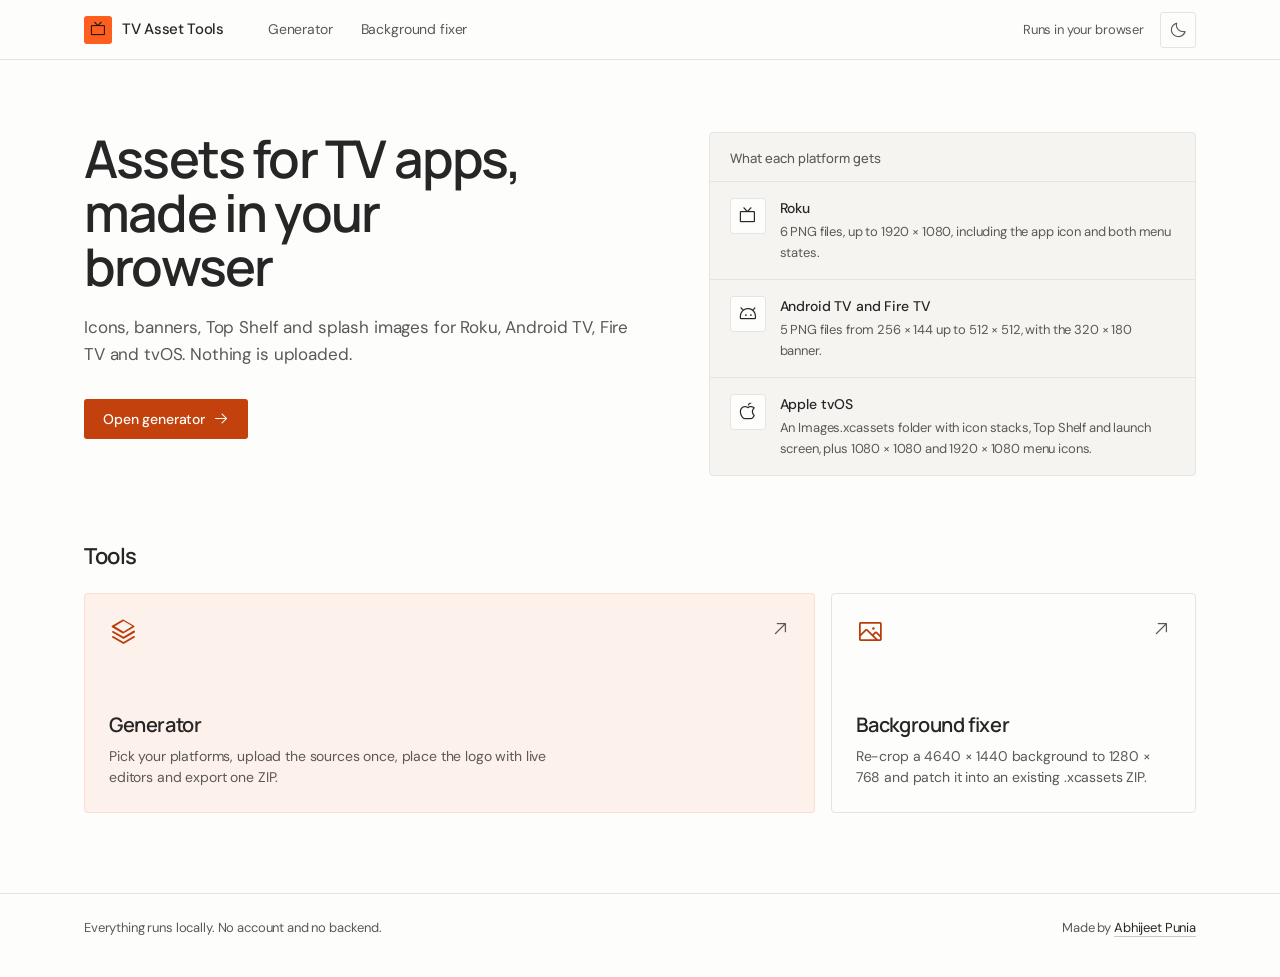
<file: index.html>
<!DOCTYPE html>
<html lang="en">
<head>
  <meta charset="UTF-8">
  <meta name="viewport" content="width=device-width, initial-scale=1.0">
  <title>TV Asset Tools</title>
  <meta name="description" content="Generate icons, banners, Top Shelf and splash images for Roku, Android TV, Fire TV and tvOS in your browser.">
  <script src="theme.js"></script>
  <link rel="stylesheet" href="theme.css">
  <style>
    .hero {
      display: grid; grid-template-columns: minmax(0, 1.15fr) minmax(0, 1fr);
      gap: 64px; align-items: start;
      padding: 72px 0 64px;
    }
    .hero h1 {
      font-size: clamp(32px, 4.6vw, 52px); line-height: 1.04; letter-spacing: -0.035em;
      margin-bottom: 20px; max-width: 14ch;
    }
    .hero p { color: var(--text-2); font-size: 17px; line-height: 1.55; max-width: 46ch; margin-bottom: 32px; }

    .outputs { border: 1px solid var(--border); border-radius: var(--r-card); background: var(--surface); }
    .outputs h2 { font-size: 13px; font-weight: 500; color: var(--text-2); padding: 16px 20px 12px; letter-spacing: 0; }
    .output-row { display: grid; grid-template-columns: 36px 1fr; gap: 14px; padding: 16px 20px; border-top: 1px solid var(--border); }
    .output-icon {
      width: 36px; height: 36px; border-radius: var(--r); background: var(--bg);
      border: 1px solid var(--border); display: flex; align-items: center; justify-content: center; font-size: 19px;
    }
    .output-row strong { display: block; font-weight: 500; margin-bottom: 2px; }
    .output-row span { color: var(--text-2); font-size: 13px; line-height: 1.5; }

    .tools { padding-bottom: 80px; }
    .tools h2 { font-size: 22px; margin-bottom: 20px; }
    .tool-grid { display: grid; grid-template-columns: 2fr 1fr; gap: 16px; }
    .tool {
      display: flex; flex-direction: column; gap: 14px; justify-content: space-between;
      min-height: 220px; padding: 24px; text-decoration: none;
      border: 1px solid var(--border); border-radius: var(--r-card); background: var(--bg);
      transition: border-color var(--t-base) var(--ease), box-shadow var(--t-base) var(--ease), transform var(--t-base) var(--ease);
    }
    .tool:hover { border-color: var(--accent); box-shadow: var(--shadow-card); transform: translateY(-2px); }
    .tool:active { transform: translateY(0) scale(0.995); }
    .tool-primary { background: var(--accent-tint); border-color: var(--accent-tint-2); }
    .tool-top { display: flex; align-items: flex-start; justify-content: space-between; }
    .tool-icon { font-size: 28px; color: var(--accent-ink); }
    .tool-arrow { font-size: 20px; color: var(--text-2); transition: transform var(--t-base) var(--ease), color var(--t-base) var(--ease); }
    .tool:hover .tool-arrow { color: var(--accent-ink); transform: translate(2px, -2px); }
    .tool h3 { font-size: 20px; margin-bottom: 6px; }
    .tool p { color: var(--text-2); max-width: 44ch; }

    @media (max-width: 860px) {
      .hero { grid-template-columns: 1fr; gap: 40px; padding: 40px 0 48px; }
      .tool-grid { grid-template-columns: 1fr; }
      .tool { min-height: 0; }
    }
  </style>
</head>
<body>

<header class="site-header">
  <div class="site-header-in">
    <a class="brand" href="index.html" aria-label="TV Asset Tools home">
      <span class="brand-mark"><i class="ph ph-television-simple" aria-hidden="true"></i></span>
      <span>TV Asset Tools</span>
    </a>
    <nav class="site-nav" aria-label="Tools">
      <a href="asset-generator.html">Generator</a>
      <a href="tvos-fix-appstore-bg.html">Background fixer</a>
    </nav>
    <div class="site-header-end">
      <span class="local-note">Runs in your browser</span>
      <button class="icon-btn" type="button" data-theme-toggle aria-label="Switch theme"></button>
    </div>
  </div>
</header>

<main class="container">

  <section class="hero">
    <div>
      <h1>Assets for TV apps, made in your browser</h1>
      <p>Icons, banners, Top Shelf and splash images for Roku, Android TV, Fire TV and tvOS. Nothing is uploaded.</p>
      <a class="btn btn-primary" href="asset-generator.html">Open generator <i class="ph ph-arrow-right" aria-hidden="true"></i></a>
    </div>

    <div class="outputs">
      <h2>What each platform gets</h2>
      <div class="output-row">
        <div class="output-icon"><i class="ph ph-television-simple" aria-hidden="true"></i></div>
        <div><strong>Roku</strong><span>6 PNG files, up to 1920 × 1080, including the app icon and both menu states.</span></div>
      </div>
      <div class="output-row">
        <div class="output-icon"><i class="ph ph-android-logo" aria-hidden="true"></i></div>
        <div><strong>Android TV and Fire TV</strong><span>5 PNG files from 256 × 144 up to 512 × 512, with the 320 × 180 banner.</span></div>
      </div>
      <div class="output-row">
        <div class="output-icon"><i class="ph ph-apple-logo" aria-hidden="true"></i></div>
        <div><strong>Apple tvOS</strong><span>An Images.xcassets folder with icon stacks, Top Shelf and launch screen, plus 1080 × 1080 and 1920 × 1080 menu icons.</span></div>
      </div>
    </div>
  </section>

  <section class="tools" aria-labelledby="tools-title">
    <h2 id="tools-title">Tools</h2>
    <div class="tool-grid">
      <a class="tool tool-primary" href="asset-generator.html" id="card-asset-generator">
        <div class="tool-top">
          <i class="ph ph-stack tool-icon" aria-hidden="true"></i>
          <i class="ph ph-arrow-up-right tool-arrow" aria-hidden="true"></i>
        </div>
        <div>
          <h3>Generator</h3>
          <p>Pick your platforms, upload the sources once, place the logo with live editors and export one ZIP.</p>
        </div>
      </a>
      <a class="tool" href="tvos-fix-appstore-bg.html" id="card-bg-fixer">
        <div class="tool-top">
          <i class="ph ph-image tool-icon" aria-hidden="true"></i>
          <i class="ph ph-arrow-up-right tool-arrow" aria-hidden="true"></i>
        </div>
        <div>
          <h3>Background fixer</h3>
          <p>Re-crop a 4640 × 1440 background to 1280 × 768 and patch it into an existing .xcassets ZIP.</p>
        </div>
      </a>
    </div>
  </section>

</main>

<footer class="site-footer">
  <div class="container">
    <span>Everything runs locally. No account and no backend.</span>
    <span>Made by <a href="https://www.linkedin.com/in/abhijeetpunia" target="_blank" rel="noopener">Abhijeet Punia</a></span>
  </div>
</footer>

</body>
</html>
</file>
<file: theme.css>
@import url("fonts/fonts.css");
@import url("vendor/phosphor/style.css");

/*
  Shared design tokens + base components for the TV asset tools.
  Direction: technical minimalism (flat surfaces, hairline borders, small radii),
  single orange accent, Manrope + DM Sans + Geist Mono. Light and dark are both first-class.

  Shape rule: containers 4px, controls (buttons, inputs, chips) 3px. Nothing else.
  Accent rule: one accent. Platforms are told apart by icon and label, never by colour.
*/

:root {
  color-scheme: light;

  --bg: #fdfdfc;
  --surface: #f5f4f1;
  --surface-2: #eceae6;
  --border: #e6e4e0;
  --border-strong: #cbc8c2;

  --text: #262626;
  --text-2: #5a5954;
  --text-3: #6f6d68;

  --accent: #ff5e1f;
  --accent-ink: #b83b08;
  --accent-tint: rgba(255, 94, 31, 0.07);
  --accent-tint-2: rgba(255, 94, 31, 0.13);

  --btn-bg: #c2410c;
  --btn-bg-hover: #a8380a;
  --btn-ink: #fffdfb;

  --ok: #16703f;
  --ok-tint: rgba(22, 112, 63, 0.09);
  --warn: #8f5200;
  --warn-tint: rgba(143, 82, 0, 0.1);
  --err: #bd2430;
  --err-tint: rgba(189, 36, 48, 0.09);

  --checker-a: #ecebe7;
  --checker-b: #f8f7f4;
  --scrim: rgba(38, 38, 38, 0.55);
  --shadow-card: rgba(255, 80, 10, 0.06) 0 4px 60px 0, rgba(0, 0, 0, 0.03) 0 2px 12px 0;
  --shadow-modal: rgba(0, 0, 0, 0.18) 0 24px 64px 0;

  --font-ui: "DM Sans", ui-sans-serif, system-ui, -apple-system, "Segoe UI", sans-serif;
  --font-display: "Manrope", "DM Sans", ui-sans-serif, system-ui, sans-serif;
  --font-mono: "Geist Mono", ui-monospace, "SFMono-Regular", Menlo, Consolas, monospace;

  --r: 3px;
  --r-card: 4px;
  --ease: cubic-bezier(0.19, 1, 0.22, 1);
  --t-fast: 100ms;
  --t-base: 200ms;

  --header-h: 60px;
}

:root[data-theme="dark"] {
  color-scheme: dark;

  --bg: #141413;
  --surface: #1a1a19;
  --surface-2: #232321;
  --border: #2b2a28;
  --border-strong: #403e3a;

  --text: #ecebe8;
  --text-2: #a6a49e;
  --text-3: #86847e;

  --accent: #ff7038;
  --accent-ink: #ff8a5c;
  --accent-tint: rgba(255, 112, 56, 0.1);
  --accent-tint-2: rgba(255, 112, 56, 0.17);

  --btn-bg: #ff7038;
  --btn-bg-hover: #ff8a5c;
  --btn-ink: #1a1a19;

  --ok: #5fd38d;
  --ok-tint: rgba(95, 211, 141, 0.1);
  --warn: #f2b84b;
  --warn-tint: rgba(242, 184, 75, 0.1);
  --err: #ff7b72;
  --err-tint: rgba(255, 123, 114, 0.1);

  --checker-a: #232321;
  --checker-b: #1a1a19;
  --scrim: rgba(0, 0, 0, 0.62);
  --shadow-card: rgba(0, 0, 0, 0.3) 0 8px 40px 0;
  --shadow-modal: rgba(0, 0, 0, 0.5) 0 24px 64px 0;
}

/* Same dark tokens when the OS prefers dark and the user has not picked a theme (no-JS fallback). */
@media (prefers-color-scheme: dark) {
  :root:not([data-theme]) {
    color-scheme: dark;
    --bg: #141413; --surface: #1a1a19; --surface-2: #232321;
    --border: #2b2a28; --border-strong: #403e3a;
    --text: #ecebe8; --text-2: #a6a49e; --text-3: #86847e;
    --accent: #ff7038; --accent-ink: #ff8a5c;
    --accent-tint: rgba(255, 112, 56, 0.1); --accent-tint-2: rgba(255, 112, 56, 0.17);
    --btn-bg: #ff7038; --btn-bg-hover: #ff8a5c; --btn-ink: #1a1a19;
    --ok: #5fd38d; --ok-tint: rgba(95, 211, 141, 0.1);
    --warn: #f2b84b; --warn-tint: rgba(242, 184, 75, 0.1);
    --err: #ff7b72; --err-tint: rgba(255, 123, 114, 0.1);
    --checker-a: #232321; --checker-b: #1a1a19;
    --scrim: rgba(0, 0, 0, 0.62);
    --shadow-card: rgba(0, 0, 0, 0.3) 0 8px 40px 0;
    --shadow-modal: rgba(0, 0, 0, 0.5) 0 24px 64px 0;
  }
}

/* ── Base ── */
*, *::before, *::after { box-sizing: border-box; margin: 0; padding: 0; }
[hidden] { display: none !important; }
html { scroll-behavior: smooth; -webkit-text-size-adjust: 100%; }

body {
  font-family: var(--font-ui);
  font-size: 14px;
  line-height: 1.5;
  letter-spacing: -0.01em;
  color: var(--text);
  background: var(--bg);
  min-height: 100dvh;
  overflow-x: hidden;
  -webkit-font-smoothing: antialiased;
}

h1, h2, h3 { font-family: var(--font-display); font-weight: 600; letter-spacing: -0.02em; }
a { color: inherit; }
code, .mono { font-family: var(--font-mono); font-size: 0.92em; letter-spacing: 0; }
::selection { background: var(--accent-tint-2); }

.ph { vertical-align: -0.125em; }

:focus-visible { outline: 2px solid var(--accent-ink); outline-offset: 2px; border-radius: var(--r); }

.sr-only {
  position: absolute; width: 1px; height: 1px; overflow: hidden;
  clip: rect(0 0 0 0); white-space: nowrap;
}

::-webkit-scrollbar { width: 8px; height: 8px; }
::-webkit-scrollbar-track { background: transparent; }
::-webkit-scrollbar-thumb { background: var(--border-strong); border-radius: 4px; }

/* ── Header ── */
.site-header {
  position: sticky; top: 0; z-index: 100;
  height: var(--header-h);
  background: color-mix(in srgb, var(--bg) 88%, transparent);
  backdrop-filter: blur(12px);
  -webkit-backdrop-filter: blur(12px);
  border-bottom: 1px solid var(--border);
}
.site-header-in {
  max-width: 1160px; height: 100%; margin: 0 auto; padding: 0 24px;
  display: flex; align-items: center; gap: 32px;
}
.brand {
  display: inline-flex; align-items: center; gap: 10px;
  text-decoration: none; font-weight: 500; font-size: 15px; letter-spacing: -0.02em;
  white-space: nowrap;
}
.brand-mark {
  width: 28px; height: 28px; border-radius: var(--r);
  background: var(--accent); color: #1a1a19;
  display: inline-flex; align-items: center; justify-content: center; font-size: 17px;
}
.site-nav { display: flex; align-items: center; gap: 4px; flex: 1; }
.site-nav a {
  text-decoration: none; color: var(--text-2);
  padding: 6px 12px; border-radius: var(--r); white-space: nowrap;
  transition: color var(--t-base) var(--ease), background var(--t-base) var(--ease);
}
.site-nav a:hover { color: var(--text); background: var(--surface); }
.site-nav a[aria-current="page"] { color: var(--text); background: var(--surface-2); }
.site-header-end { display: flex; align-items: center; gap: 16px; }
.local-note { color: var(--text-2); font-size: 13px; white-space: nowrap; }

.icon-btn {
  width: 36px; height: 36px; display: inline-flex; align-items: center; justify-content: center;
  background: transparent; color: var(--text-2);
  border: 1px solid var(--border); border-radius: var(--r);
  font-size: 18px; cursor: pointer;
  transition: color var(--t-base) var(--ease), border-color var(--t-base) var(--ease), background var(--t-base) var(--ease);
}
.icon-btn:hover { color: var(--text); border-color: var(--border-strong); background: var(--surface); }
.icon-btn:active { transform: scale(0.96); }

/* ── Buttons ── */
.btn {
  display: inline-flex; align-items: center; justify-content: center; gap: 8px;
  height: 40px; padding: 0 18px;
  font: 500 14px/1 var(--font-ui); letter-spacing: -0.01em; white-space: nowrap;
  text-decoration: none; cursor: pointer;
  border: 1px solid transparent; border-radius: var(--r);
  transition: background var(--t-base) var(--ease), border-color var(--t-base) var(--ease), color var(--t-base) var(--ease), transform var(--t-fast) var(--ease);
}
.btn:active:not(:disabled) { transform: translateY(1px) scale(0.99); }
.btn .ph { font-size: 16px; }
.btn-primary { background: var(--btn-bg); color: var(--btn-ink); }
.btn-primary:hover:not(:disabled) { background: var(--btn-bg-hover); }
.btn-primary:disabled { background: var(--surface-2); color: var(--text-3); cursor: not-allowed; }
.btn-secondary { background: transparent; color: var(--text); border-color: var(--border-strong); }
.btn-secondary:hover:not(:disabled) { background: var(--surface); border-color: var(--text-3); }
.btn-sm { height: 30px; padding: 0 12px; font-size: 13px; }

.spin { animation: spin 0.9s linear infinite; }
@keyframes spin { to { transform: rotate(360deg); } }

/* ── Small labels ── */
.chip {
  display: inline-flex; align-items: center; gap: 4px;
  height: 20px; padding: 0 7px;
  font: 500 11px/1 var(--font-mono); letter-spacing: 0; color: var(--text-2);
  border: 1px solid var(--border-strong); border-radius: var(--r);
  white-space: nowrap;
}

/* ── Form control ── */
.field-input {
  height: 38px; padding: 0 12px;
  font: 400 14px var(--font-mono); letter-spacing: 0; color: var(--text);
  background: var(--bg); border: 1px solid var(--border-strong); border-radius: var(--r);
  transition: border-color var(--t-base) var(--ease), box-shadow var(--t-base) var(--ease);
}
.field-input:hover { border-color: var(--text-3); }
.field-input:focus-visible { outline: none; border-color: var(--accent-ink); box-shadow: 0 0 0 3px var(--accent-tint-2); }

/* ── Page frame ── */
.container { max-width: 1160px; margin: 0 auto; padding: 0 24px; }

.site-footer {
  border-top: 1px solid var(--border);
  padding: 24px 0 40px; color: var(--text-2); font-size: 13px;
}
.site-footer .container { display: flex; justify-content: space-between; gap: 16px; flex-wrap: wrap; }
.site-footer a { text-decoration: none; color: var(--text); border-bottom: 1px solid var(--border-strong); }
.site-footer a:hover { border-color: var(--accent-ink); color: var(--accent-ink); }

@media (max-width: 760px) {
  .site-header-in { padding: 0 16px; gap: 12px; }
  .local-note { display: none; }
  .brand span:last-child { display: none; }
  .container { padding: 0 16px; }
}

@media (prefers-reduced-motion: reduce) {
  *, *::before, *::after { animation-duration: 0.01ms !important; animation-iteration-count: 1 !important; transition-duration: 0.01ms !important; scroll-behavior: auto !important; }
}
</file>
